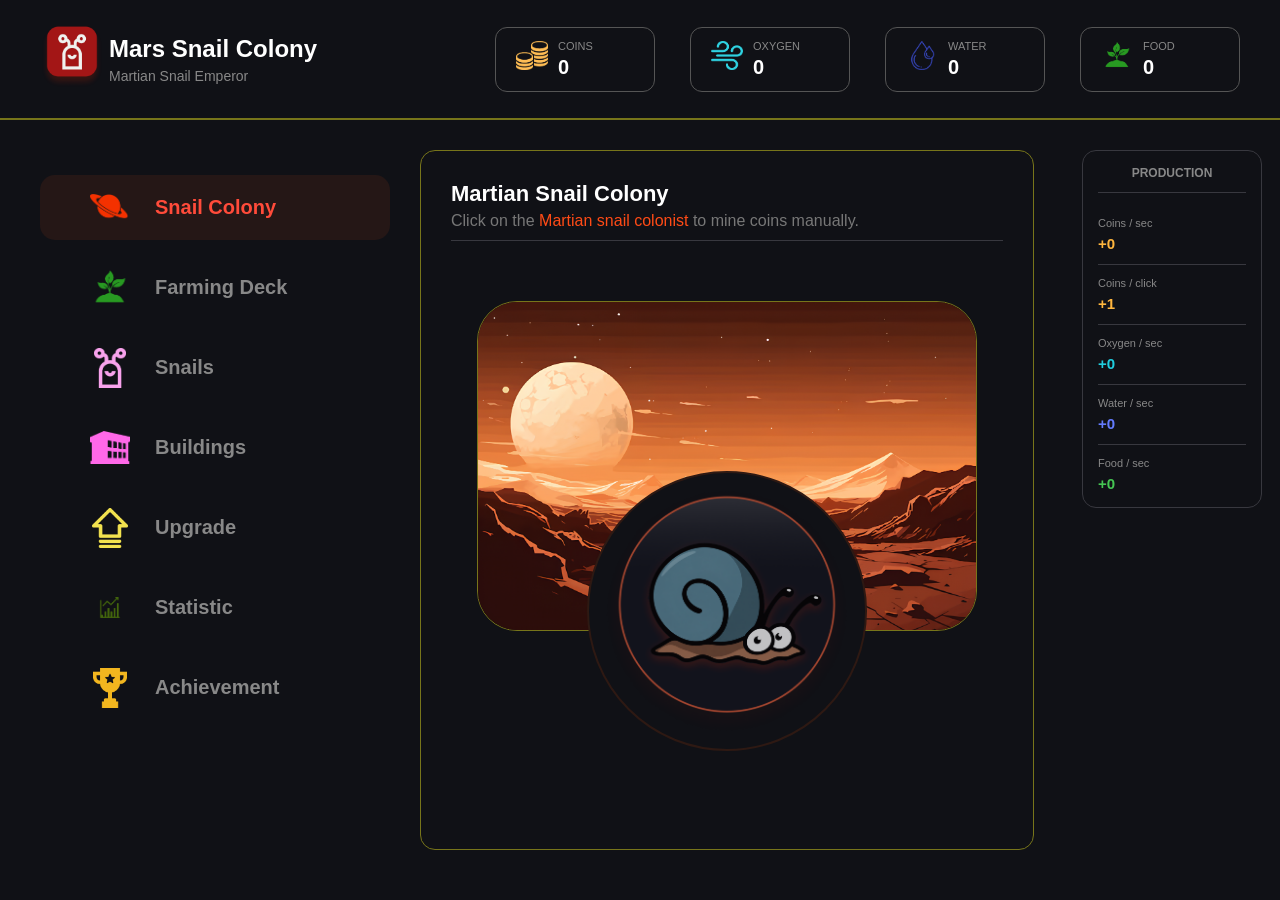
<file: index.html>
<!DOCTYPE html>
<html lang="ru">

<head>
    <meta charset="UTF-8">
    <meta name="viewport" content="width=device-width, initial-scale=1.0">

    <title>Mars Snail Colony</title>
    <meta name="description" content="Mars Snail Colony — игра-кликер о развитии колонии улиток на Марсе. Развивайте ферму, добывайте ресурсы и улучшайте производство.">
    <meta name="robots" content="index, follow">

    <link rel="stylesheet" href="style.css">
</head>

<body>

    <header class="header">

        <!-- Логотип и название колонии -->
        <div class="colony-info">

            <div class="logo">
                <img src="assets/main_icon.png" alt="Логотип колонии">
            </div>

            <div class="colony-name">
                <h1>Mars Snail Colony</h1>
                <p>Martian Snail Emperor</p>
            </div>

        </div>


        <!-- Ресурсы -->
        <div class="resources">

            <div class="resource">
                <div class="logo_resource">
                <img src="assets/coins.png" alt="Монеты">
                </div>

                <div class="resource-info">
                    <span>COINS</span>
                    <strong id="coinsCount">0</strong>
                </div>
            </div>

            <div class="resource">
                <div class="logo_resource">
                <img src="assets/oxygen.png" alt="Кислород">
                </div>

                <div class="resource-info">
                    <span>OXYGEN</span>
                    <strong id="oxygenCount">0</strong>
                </div>
            </div>

            <div class="resource">
                <div class="logo_resource">
                <img src="assets/water.png" alt="Вода">
                </div>
                
                <div class="resource-info">
                    <span>WATER</span>
                    <strong id="waterCount">0</strong>
                </div>
            </div>

            <div class="resource">
                <div class="logo_resource">
                <img src="assets/food.png" alt="Еда">
                </div>

                <div class="resource-info">
                    <span>FOOD</span>
                    <strong id="foodCount">0</strong>
                </div>
            </div>

        </div>

    </header>

    <main class="main-content">

        <nav class="sidebar">

            <a href="#" class="menu-item active" id="colonyLink">
                <img src="assets/planet_icon.png" alt="">
                <span>Snail Colony</span>
            </a>

            <a href="#" class="menu-item">
                <img src="assets/food.png" alt="">
                <span>Farming Deck</span>
            </a>

            <a href="#" class="menu-item" id="snailsLink">
                <img src="assets/snail_icon_pinc.png" alt="">
                <span>Snails</span>
            </a>

            <a href="#" class="menu-item" id="buildingsLink">
                <img src="assets/buildings.png" alt="">
                <span>Buildings</span>
            </a>

            <a href="#" class="menu-item" id="upgradeLink">
                <img src="assets/upgrade.png" alt="">
                <span>Upgrade</span>
            </a>

            <a href="#" class="menu-item">
                <img src="assets/statistic.png" alt="">
                <span>Statistic</span>
            </a>

            <a href="#" class="menu-item">
                <img src="assets/achievements.png" alt="">
                <span>Achievement</span>
            </a>

        </nav>

        <div class="workspace">

            <section class="game-area">

                <div class="game-panel">

                    <div class="game-description">
                        <h2>Martian Snail Colony</h2>

                        <p>
                            Click on the
                            <span class="highlight">Martian snail colonist</span>
                            to mine coins manually.
                        </p>
                    </div>

                        <div class="planet-area">

                            <img
                                src="assets/martian_bg.png"
                                alt="Марсианский пейзаж"
                                class="mars-background"
                            >

                            <button class="snail-button" id="earnButton">
                                <img
                                    src="assets/CENTRAL_BUTTON.png"
                                    alt="Космическая улитка"
                                >
                            </button>

                        </div>

                </div>
            </section>
                
            <!-- Экран улучшений -->
            <section class="upgrade-screen" id="upgradeScreen">

                <div class="upgrade-header">
                    <img src="assets/upgrade.png" alt="">
                    <div>
                        <h2>Upgrade Laboratory</h2>
                        <p>Improve your colony and adapt to Mars.</p>
                    </div>
                </div>

                <div class="upgrade-list">

                    <button class="upgrade-card" id="miningUpgrade">
                        <img class="upgrade-icon" src="assets/coins.png" alt="Монеты">

                        <div class="upgrade-info">
                            <div class="upgrade-title">
                                <h3>Improved Mining</h3>
                                <span id="miningLevel">Lv. 0</span>
                            </div>

                            <p>Earn more coins with every click.</p>

                            <div class="upgrade-cost">
                                <img src="assets/coins.png" alt="">
                                <strong id="miningCost">25</strong>
                            </div>
                        </div>
                    </button>

                    <button class="upgrade-card" id="nutritionUpgrade">

                        <img
                            class="upgrade-icon"
                            src="assets/food.png"
                            alt="Питание"
                        >

                        <div class="upgrade-info">
                            <div class="upgrade-title">
                                <h3>Improved nutrition</h3>
                                <span id="nutritionLevel">Lv. 0</span>
                            </div>


                            <p>Increases the efficiency of snail nutrition.</p>

                            <div class="upgrade-cost">
                                <img src="assets/coins.png" alt="">
                                <strong id="nutritionCost">250</strong>
                            </div>
                        </div>

                    </button>

                </div>

                <p id="upgradeMessage"></p>

            </section>

            <!-- Экран питающихся улиток --> 
            <section class="snails-screen" id="snailsScreen">

                <div class="snails-header">
                    <div>
                        <h2>Snail Nursery</h2>
                        <p>Expand your colony with new snail workers.</p>
                    </div>

                    <div class="snails-total">
                        <span>Total workers</span>
                        <strong id="totalSnails">0</strong>
                    </div>
                </div>

                <h3 class="snail-class-title">WORKER CLASS</h3>

                <div class="snails-list">

                    <div class="snail-card">
                        <div class="snail-card-icon">🐌</div>
                        <div class="snail-card-info">
                            <h3>Worker I</h3>
                            <p>Basic snail worker.</p>
                            <span>+1 coin/sec</span>
                            <span>Owned: <strong id="worker1Count">0</strong></span>
                            <span>Price: <strong id="worker1Price">100</strong> coins</span>
                            <button class="buy-snail-button" id="buyWorker1">Purchase</button>
                        </div>
                    </div>

                    <div class="snail-card">
                        <div class="snail-card-icon">🐌</div>
                        <div class="snail-card-info">
                            <h3>Worker II</h3>
                            <p>Improved snail worker.</p>
                            <span>+5 coins/sec</span>
                            <span>Owned: <strong id="worker2Count">0</strong></span>
                            <span>Price: <strong id="worker2Price">600</strong> coins</span>
                            <button class="buy-snail-button" id="buyWorker2">Purchase</button>
                        </div>
                    </div>

                    <div class="snail-card">
                        <div class="snail-card-icon">🐌</div>
                        <div class="snail-card-info">
                            <h3>Worker III</h3>
                            <p>Efficient snail worker.</p>
                            <span>+20 coins/sec</span>
                            <span>Owned: <strong id="worker3Count">0</strong></span>
                            <span>Price: <strong id="worker3Price">3000</strong> coins</span>
                            <button class="buy-snail-button" id="buyWorker3">Purchase</button>
                        </div>
                    </div>

                    <div class="snail-card">
                        <div class="snail-card-icon">🐌</div>
                        <div class="snail-card-info">
                            <h3>Worker IV</h3>
                            <p>Elite snail worker.</p>
                            <span>+80 coins/sec</span>
                            <span>Owned: <strong id="worker4Count">0</strong></span>
                            <span>Price: <strong id="worker4Price">15000</strong> coins</span>
                            <button class="buy-snail-button" id="buyWorker4">Purchase</button>
                        </div>
                    </div>

                </div>

                <h3 class="snail-class-title">OXYGEN TRADERS</h3>
                <p class="section-description">These snails consume oxygen and turn it into coins. Production pauses when oxygen is insufficient.</p>
                <div class="snails-list" id="oxygenSnailsList"></div>

                <h3 class="snail-class-title">WATER TRADERS</h3>
                <p class="section-description">These snails consume water and turn it into coins. Production pauses when water is insufficient.</p>
                <div class="snails-list" id="waterSnailsList"></div>

                <h3 class="snail-class-title">FOOD TRADERS</h3>
                <p class="section-description">These snails consume food and earn coins. They will become useful after hydroponic farms are built.</p>
                <div class="snails-list" id="foodSnailsList"></div>

                <p id="snailMessage"></p>

            </section>


            <!-- Экран зданий -->
            <section class="buildings-screen" id="buildingsScreen">
                <div class="buildings-header">
                    <div>
                        <h2>Oxygen Generators</h2>
                        <p>Produce oxygen for your Martian colony.</p>
                    </div>
                    <div class="buildings-total">
                        <span>Total generators</span>
                        <strong id="totalGenerators">0</strong>
                    </div>
                </div>

                <h3 class="building-class-title">OXYGEN PRODUCTION</h3>

                <div class="buildings-list">
                    <div class="building-card">
                        <img src="assets/buildings.png" alt="Basic Generator">
                        <div class="building-info">
                            <h3>Basic Generator</h3>
                            <p>Small oxygen production unit.</p>
                            <span>+1 oxygen/sec</span>
                            <p>Owned: <strong id="generator1Owned">0</strong></p>
                            <p>Price: <strong id="generator1Price">150</strong> coins</p>
                            <button id="buyGenerator1">Purchase</button>
                        </div>
                    </div>

                    <div class="building-card">
                        <img src="assets/buildings.png" alt="Advanced Generator">
                        <div class="building-info">
                            <h3>Advanced Generator</h3>
                            <p>Improved oxygen production.</p>
                            <span>+5 oxygen/sec</span>
                            <p>Owned: <strong id="generator2Owned">0</strong></p>
                            <p>Price: <strong id="generator2Price">750</strong> coins</p>
                            <button id="buyGenerator2">Purchase</button>
                        </div>
                    </div>

                    <div class="building-card">
                        <img src="assets/buildings.png" alt="Industrial Generator">
                        <div class="building-info">
                            <h3>Industrial Generator</h3>
                            <p>High-capacity oxygen generator.</p>
                            <span>+20 oxygen/sec</span>
                            <p>Owned: <strong id="generator3Owned">0</strong></p>
                            <p>Price: <strong id="generator3Price">3500</strong> coins</p>
                            <button id="buyGenerator3">Purchase</button>
                        </div>
                    </div>

                    <div class="building-card">
                        <img src="assets/buildings.png" alt="Oxygen Complex">
                        <div class="building-info">
                            <h3>Oxygen Complex</h3>
                            <p>Large-scale oxygen production facility.</p>
                            <span>+80 oxygen/sec</span>
                            <p>Owned: <strong id="generator4Owned">0</strong></p>
                            <p>Price: <strong id="generator4Price">15000</strong> coins</p>
                            <button id="buyGenerator4">Purchase</button>
                        </div>
                    </div>
                </div>

                <h3 class="building-class-title">WATER EXTRACTION</h3>

                <div class="buildings-list">
                    <div class="building-card">
                        <img src="assets/buildings.png" alt="Basic Water Extractor">
                        <div class="building-info">
                            <h3>Basic Water Extractor</h3>
                            <p>Extracts small amounts of underground ice.</p>
                            <span>+1 water/sec</span>
                            <p>Owned: <strong id="extractor1Owned">0</strong></p>
                            <p>Price: <strong id="extractor1Price">200</strong> coins</p>
                            <button id="buyExtractor1">Purchase</button>
                        </div>
                    </div>

                    <div class="building-card">
                        <img src="assets/buildings.png" alt="Advanced Water Extractor">
                        <div class="building-info">
                            <h3>Advanced Water Extractor</h3>
                            <p>More efficient ice extraction equipment.</p>
                            <span>+5 water/sec</span>
                            <p>Owned: <strong id="extractor2Owned">0</strong></p>
                            <p>Price: <strong id="extractor2Price">1000</strong> coins</p>
                            <button id="buyExtractor2">Purchase</button>
                        </div>
                    </div>

                    <div class="building-card">
                        <img src="assets/buildings.png" alt="Industrial Water Extractor">
                        <div class="building-info">
                            <h3>Industrial Water Extractor</h3>
                            <p>Extracts water on an industrial scale.</p>
                            <span>+20 water/sec</span>
                            <p>Owned: <strong id="extractor3Owned">0</strong></p>
                            <p>Price: <strong id="extractor3Price">4500</strong> coins</p>
                            <button id="buyExtractor3">Purchase</button>
                        </div>
                    </div>

                    <div class="building-card">
                        <img src="assets/buildings.png" alt="Water Extraction Complex">
                        <div class="building-info">
                            <h3>Water Extraction Complex</h3>
                            <p>A large facility for colony water supply.</p>
                            <span>+80 water/sec</span>
                            <p>Owned: <strong id="extractor4Owned">0</strong></p>
                            <p>Price: <strong id="extractor4Price">20000</strong> coins</p>
                            <button id="buyExtractor4">Purchase</button>
                        </div>
                    </div>
                </div>

                <h3 class="building-class-title">HYDROPONIC FARMS</h3>
                <p class="section-description">Farms consume both water and oxygen to produce food. If either resource is missing, farm production pauses.</p>
                <div class="buildings-list" id="farmBuildingsList"></div>

                <p id="buildingMessage"></p>
            </section>

            <aside class="production-panel">
                <h3>PRODUCTION</h3>

                <div class="production-item">
                    <span>Coins / sec</span>
                    <strong id="coinsRate">+0</strong>
                </div>

                <div class="production-item">
                    <span>Coins / click</span>
                    <strong id="clickRate">+1</strong>
                </div>

                <div class="production-item">
                    <span>Oxygen / sec</span>
                    <strong class="oxygen-rate" id="oxygenRate">+0</strong>
                </div>

                <div class="production-item">
                    <span>Water / sec</span>
                    <strong class="water-rate" id="waterRate">+0</strong>
                </div>

                <div class="production-item">
                    <span>Food / sec</span>
                    <strong class="food-rate" id="foodRate">+0</strong>
                </div>
            </aside>
        </div>
    </main>

    
    <div id="upgradeNotifications" class="upgrade-notifications"></div>
    <script src="script.js"></script>
</body>

</html>
</file>
<file: style.css>
* {
    box-sizing: border-box;
}

body {
    margin: 0;
    background-color: #101116;
    color: #ffffff;
    font-family: Arial, sans-serif;
}

.header {
    height: 120px;
    padding: 20px 40px;

    display: flex;
    align-items: center;
    justify-content: space-between;

    border-bottom: 2px solid #77751a;
}

.colony-info {
    display: flex;
    align-items: center;
    gap: 5px;
}

.logo img {
    width: 64px;
    height: 64px;
    object-fit: contain;
}

.logo_resource img {
    width: 32px;
    height: 32px;
    object-fit: contain;
}

.colony-name h1 {
    margin: 0;
    font-size: 24px;
}

.colony-name p {
    margin: 5px 0 0;
    color: #888888;
    font-size: 14px;
}

.resources {
    display: flex;
    gap: 35px;
}

.resource {
    width: 160px;
    padding: 12px 20px;

    border: 1px solid #555555;
    border-radius: 12px;

    display: flex;
    flex-direction: row;
}

.resource span {
    color: #888888;
    font-size: 11px;
}

.resource strong {
    margin-top: 4px;
    font-size: 20px;
}

.resource-info{
    display: flex;
    flex-direction: column;
    justify-content: center;
    margin-left: 10px;
}




.main-content {
    display: flex;
    min-height: calc(100vh - 120px);
}

.sidebar {
    width: 370px;
    padding: 35px 20px;

    display: flex;
    flex-direction: column;
    gap: 15px;
    margin-left: 20px; 
    margin-top: 20px;
}

.menu-item {
    height: 65px;
    padding: 10px 20px 10px 50px;
    width: 350px;

    display: flex;
    align-items: center;
    gap: 25px;

    text-decoration: none;
    color: #888888;

    border-radius: 15px;
}

.menu-item img {
    width: 40px;
    height: 40px;

    object-fit: contain;
}

.menu-item span {
    font-size: 20px;
    font-weight: bold;
}

.menu-item:hover {
    background-color: #15161d;
    color: #ffffff;
}

.menu-item.active {
    background-color: #15161d;
    color: #ffffff;
}





.game-area {
    flex: 1;
    padding: 30px;
}

.game-panel {
    min-height: 700px;
    width: 900px;

    padding: 30px;

    border: 1px solid #77751a;
    border-radius: 15px;

    background-color: #101116;
}

.game-panel h2 {
    margin: 0;
    font-size: 22px;
}

.game-panel p {
    margin-top: 5px;
    color: #777777;
}

.highlight {
    color: #ff4b16;
}






.game-description {
    padding-bottom: 10px;
    border-bottom: 1px solid #38383f;
}

.game-description h2 {
    margin: 0;
    font-size: 22px;
}

.game-description p {
    margin: 5px 0 0;
    color: #777777;
}

.planet-area {
    width: 500px;
    height: 330px;
    margin: 60px auto 0;
}

.mars-background {
    width: 100%;
    height: 100%;
    object-fit: cover;

    border: 1px solid #807e21;
    border-radius: 40px;
}





.planet-area {
    position: relative;

    width: 500px;
    height: 330px;
    margin: 60px auto 0;
}

.mars-background {
    width: 100%;
    height: 100%;
    object-fit: cover;

    border: 1px solid #77751a;
    border-radius: 40px;

    display: block;
}

.snail-button {
    position: absolute;

    width: 280px;
    height: 280px;

    left: 50%;
    bottom: -120px;

    transform: translateX(-50%);

    padding: 10px;
    border: 2px solid #2e1913;
    border-radius: 50%;

    background-color: #101116;

    cursor: pointer;

    transition:
    transform 0.2s ease,
    border-color 0.2s ease,
    box-shadow 0.2s ease;
}

.snail-button img {
    width: 100%;
    height: 100%;
    object-fit: contain;

    display: block;
}

.snail-button:hover {
    transform: translateX(-50%) scale(1.05);
    border-color: #ff754f;
    box-shadow: 0 0 18px rgba(255, 75, 22, 0.3);
}

.snail-button:active {
    transform: translateX(-50%) scale(0.96);
}


/* Экран улучшений */

.upgrade-screen {
    display: none;
    flex: 1;
    min-width: 0;
    padding: 30px;
}

.upgrade-header {
    display: flex;
    align-items: center;
    gap: 15px;

    margin-bottom: 25px;
    padding-bottom: 15px;

    border-bottom: 1px solid #38383f;
}

.upgrade-header > img {
    width: 40px;
    height: 40px;
    object-fit: contain;
}

.upgrade-header h2 {
    margin: 0;
    font-size: 22px;
}

.upgrade-header p {
    margin: 5px 0 0;
    color: #888888;
    font-size: 13px;
}

/* Список карточек */

.upgrade-list {
    display: grid;
    grid-template-columns: repeat(2, minmax(0, 1fr));
    gap: 15px;
}

/* Одна карточка */

.upgrade-card {
    display: flex;
    align-items: center;
    gap: 15px;

    min-width: 0;
    padding: 15px;

    background-color: #15161d;
    border: 1px solid #77751a;
    border-radius: 14px;
}

.upgrade-icon {
    width: 55px;
    height: 55px;
    object-fit: contain;
    flex-shrink: 0;
}

.upgrade-info {
    flex: 1;
    min-width: 0;
}

.upgrade-title {
    display: flex;
    align-items: center;
    justify-content: space-between;
    gap: 8px;
}

.upgrade-title h3 {
    margin: 0;
    font-size: 15px;
}

.upgrade-title span {
    color: #b38aff;
    font-weight: bold;
    font-size: 12px;
}

.upgrade-info > p {
    margin: 6px 0 12px;
    color: #888888;
    font-size: 12px;
}

.upgrade-cost {
    display: flex;
    align-items: center;
    gap: 8px;

    color: #ffb63e;
}

.upgrade-cost img {
    width: 25px;
    height: 25px;
    object-fit: contain;
}

/* Кнопка возврата */

.back-button {
    margin-top: 25px;
    padding: 10px 18px;

    color: #ffffff;
    background-color: #202127;

    border: 1px solid #44444c;
    border-radius: 8px;

    cursor: pointer;
}

.back-button:hover {
    background-color: #30313a;
}





.upgrade-card {
    width: 100%;
    text-align: left;
    color: #ffffff;
    font: inherit;
    cursor: pointer;

    transition:
        background-color 0.2s,
        border-color 0.2s,
        transform 0.2s;
}

.upgrade-card:hover {
    background-color: #202127;
    border-color: #b38aff;
    transform: translateY(-2px);
}

.upgrade-card:active {
    transform: translateY(0);
}

.upgrade-card:focus-visible {
    outline: 2px solid #b38aff;
    outline-offset: 3px;
}


.upgrade-card {
    width: 100%;
    min-height: 112px;
    text-align: left;
    color: #ffffff;
    font: inherit;
    cursor: pointer;
    transition: background-color 0.2s, border-color 0.2s, transform 0.2s;
}

.upgrade-message {
    min-height: 20px;
    margin: 12px 0 0;
    font-size: 14px;
}

.upgrade-card:focus-visible {
    outline: 2px solid #b38aff;
    outline-offset: 3px;
}







/* Панель производства */

.game-area {
    display: flex;
    align-items: flex-start;
    gap: 18px;
}

.game-panel {
    width: auto;
    flex: 1;
    min-width: 0;
}

.production-panel {
    width: 180px;
    flex-shrink: 0;
    padding: 15px;
    margin-top: 30px;

    background-color: #101116;
    border: 1px solid #38383f;
    border-radius: 14px;
}

.production-panel h3 {
    margin: 0 0 12px;
    padding-bottom: 12px;

    text-align: center;
    font-size: 12px;
    color: #888888;
    border-bottom: 1px solid #38383f;
}

.production-item {
    display: flex;
    flex-direction: column;
    gap: 6px;

    padding: 12px 0;
    border-bottom: 1px solid #38383f;
}

.production-item:last-child {
    border-bottom: none;
    padding-bottom: 0;
}

.production-item span {
    color: #888888;
    font-size: 11px;
}

.production-item strong {
    color: #ffb63e;
    font-size: 15px;
}

.production-item .oxygen-rate {
    color: #20cfe0;
}

.production-item .water-rate {
    color: #647cff;
}

.production-item .food-rate {
    color: #45c653;
}





/* Общая рабочая область справа от меню */
.workspace {
    display: flex;
    align-items: flex-start;
    gap: 18px;
    flex: 1;
    min-width: 0;
}

/* Основной экран */
.game-area {
    display: block;
    flex: 1;
    min-width: 0;
    padding: 30px;
}

/* Центральная игровая панель */
.game-panel {
    width: 100%;
    min-width: 0;
}

/* Экран улучшений */
.upgrade-screen {
    display: none;
    flex: 1;
    min-width: 0;
    padding: 30px;
}

/* Панель производства */
.production-panel {
    width: 180px;
    flex-shrink: 0;
    margin: 30px 18px 0 0;
}




/* Экран покупки улиток */

.snails-screen {
    display: none;
    flex: 1;
    min-width: 0;
    padding: 30px;
}

.snails-header {
    display: flex;
    align-items: center;
    justify-content: space-between;
    gap: 15px;
    padding-bottom: 15px;
    margin-bottom: 25px;
    border-bottom: 1px solid #38383f;
}

.snails-header h2 {
    margin: 0;
    font-size: 22px;
}

.snails-header p {
    margin: 5px 0 0;
    color: #888;
    font-size: 13px;
}

.snails-total {
    display: flex;
    flex-direction: column;
    gap: 5px;
    text-align: right;
}

.snails-total span {
    color: #888;
    font-size: 12px;
}

.snails-total strong {
    color: #70d68b;
    font-size: 22px;
}

.snail-class-title {
    color: #ffb63e;
    font-size: 13px;
    letter-spacing: 1px;
    margin-bottom: 15px;
}

.snails-list {
    display: grid;
    grid-template-columns: repeat(2, minmax(0, 1fr));
    gap: 15px;
}

.snail-card {
    display: flex;
    align-items: center;
    gap: 15px;
    min-width: 0;
    padding: 18px;
    background: #15161d;
    border: 1px solid #77751a;
    border-radius: 14px;
}

.snail-card-icon {
    font-size: 48px;
    flex-shrink: 0;
}

.snail-card-info {
    display: flex;
    flex-direction: column;
    align-items: flex-start;
    gap: 7px;
    min-width: 0;
}

.snail-card-info h3 {
    margin: 0;
    font-size: 16px;
}

.snail-card-info p {
    margin: 0;
    color: #888;
    font-size: 12px;
}

.snail-card-info > span {
    color: #aaa;
    font-size: 12px;
}

.snail-card-info > span:first-of-type {
    color: #70d68b;
}

.snail-card-info > span strong {
    color: #ffb63e;
}

.buy-snail-button {
    margin-top: 5px;
    padding: 8px 14px;
    color: #fff;
    background: #202127;
    border: 1px solid #555;
    border-radius: 7px;
    cursor: pointer;
}

.buy-snail-button:hover {
    background: #30313a;
    border-color: #70d68b;
}

#snailMessage {
    min-height: 20px;
    margin: 12px 0 0;
    font-size: 14px;
}




/* Обычное состояние пунктов меню */
.menu-item {
    transition: background-color 0.2s, color 0.2s;
}

/* Наведение мыши */
.menu-item:hover {
    background-color: #202127;
    color: #ffffff;
}

/* Активная вкладка */
.menu-item.active {
    background-color: #251716;
    color: #ff4b3a;
}

/* Иконка активной вкладки не меняет исходное изображение */
.menu-item.active img {
    opacity: 1;
}




/* Всплывающие уведомления об улучшениях */

.upgrade-notifications {
    position: fixed;
    right: 24px;
    bottom: 24px;
    z-index: 1000;
    width: 320px;
}

.upgrade-notification {
    padding: 18px;
    background: #17181f;
    border: 1px solid #77751a;
    border-radius: 14px;
    box-shadow: 0 8px 30px rgba(0, 0, 0, 0.4);
    animation: notificationAppear 0.25s ease;
}

.upgrade-notification h3 {
    margin: 0 0 8px;
    color: #ffb63e;
    font-size: 16px;
}

.upgrade-notification p {
    margin: 0 0 12px;
    color: #aaa;
    font-size: 13px;
    line-height: 1.5;
}

.upgrade-notification .notification-cost {
    margin-bottom: 12px;
    color: #ffb63e;
    font-weight: bold;
    font-size: 14px;
}

.upgrade-notification button {
    width: 100%;
    padding: 10px;
    color: #fff;
    background: #30313a;
    border: 1px solid #77751a;
    border-radius: 8px;
    cursor: pointer;
}

.upgrade-notification button:hover {
    background: #41424c;
    border-color: #ffb63e;
}

@keyframes notificationAppear {
    from {
        opacity: 0;
        transform: translateY(12px);
    }

    to {
        opacity: 1;
        transform: translateY(0);
    }
}



/* На вкладке доступна покупка */
.menu-item.available:not(.active) {
    background-color: #14251b;
    color: #70d68b;
}

.menu-item.available:not(.active):hover {
    background-color: #1b3525;
    color: #8aefa5;
}


/* Экран зданий */
.buildings-screen {
    display: none;
    flex: 1;
    min-width: 0;
    padding: 30px;
}

.buildings-header {
    display: flex;
    align-items: center;
    justify-content: space-between;
    gap: 20px;
    padding-bottom: 15px;
    margin-bottom: 25px;
    border-bottom: 1px solid #38383f;
}

.buildings-header h2 {
    margin: 0;
    font-size: 22px;
}

.buildings-header p {
    margin: 5px 0 0;
    color: #888;
    font-size: 13px;
}

.buildings-total {
    display: flex;
    flex-direction: column;
    align-items: flex-end;
    gap: 5px;
    color: #888;
    font-size: 12px;
}

.buildings-total strong {
    color: #70d68b;
    font-size: 22px;
}

.building-class-title {
    margin: 0 0 15px;
    color: #ffb63e;
    font-size: 12px;
    letter-spacing: 1px;
}

.buildings-list {
    display: grid;
    grid-template-columns: repeat(2, minmax(0, 1fr));
    gap: 15px;
}

.building-card {
    display: flex;
    align-items: center;
    gap: 15px;
    min-width: 0;
    padding: 18px;
    background: #15161d;
    border: 1px solid #55551d;
    border-radius: 14px;
}

.building-card > img {
    width: 70px;
    height: 70px;
    object-fit: contain;
    flex-shrink: 0;
}

.building-info {
    display: flex;
    flex-direction: column;
    align-items: flex-start;
    gap: 7px;
    min-width: 0;
}

.building-info h3 {
    margin: 0;
    font-size: 15px;
}

.building-info p {
    margin: 0;
    color: #888;
    font-size: 12px;
}

.building-info > span {
    color: #20cfe0;
    font-size: 12px;
}

.building-info strong {
    color: #ffb63e;
}

.building-info button {
    margin-top: 2px;
    padding: 8px 14px;
    color: #fff;
    background: #202127;
    border: 1px solid #555;
    border-radius: 7px;
    cursor: pointer;
}

.building-info button:hover {
    background: #30313a;
    border-color: #70d68b;
}

#buildingMessage {
    min-height: 20px;
    margin: 12px 0 0;
    font-size: 14px;
}

@media (max-width: 1100px) {
    .buildings-list {
        grid-template-columns: 1fr;
    }
}


/* Описание производственных цепочек */
.section-description {
    margin: -5px 0 15px;
    color: #888;
    font-size: 12px;
    line-height: 1.5;
}
</file>
